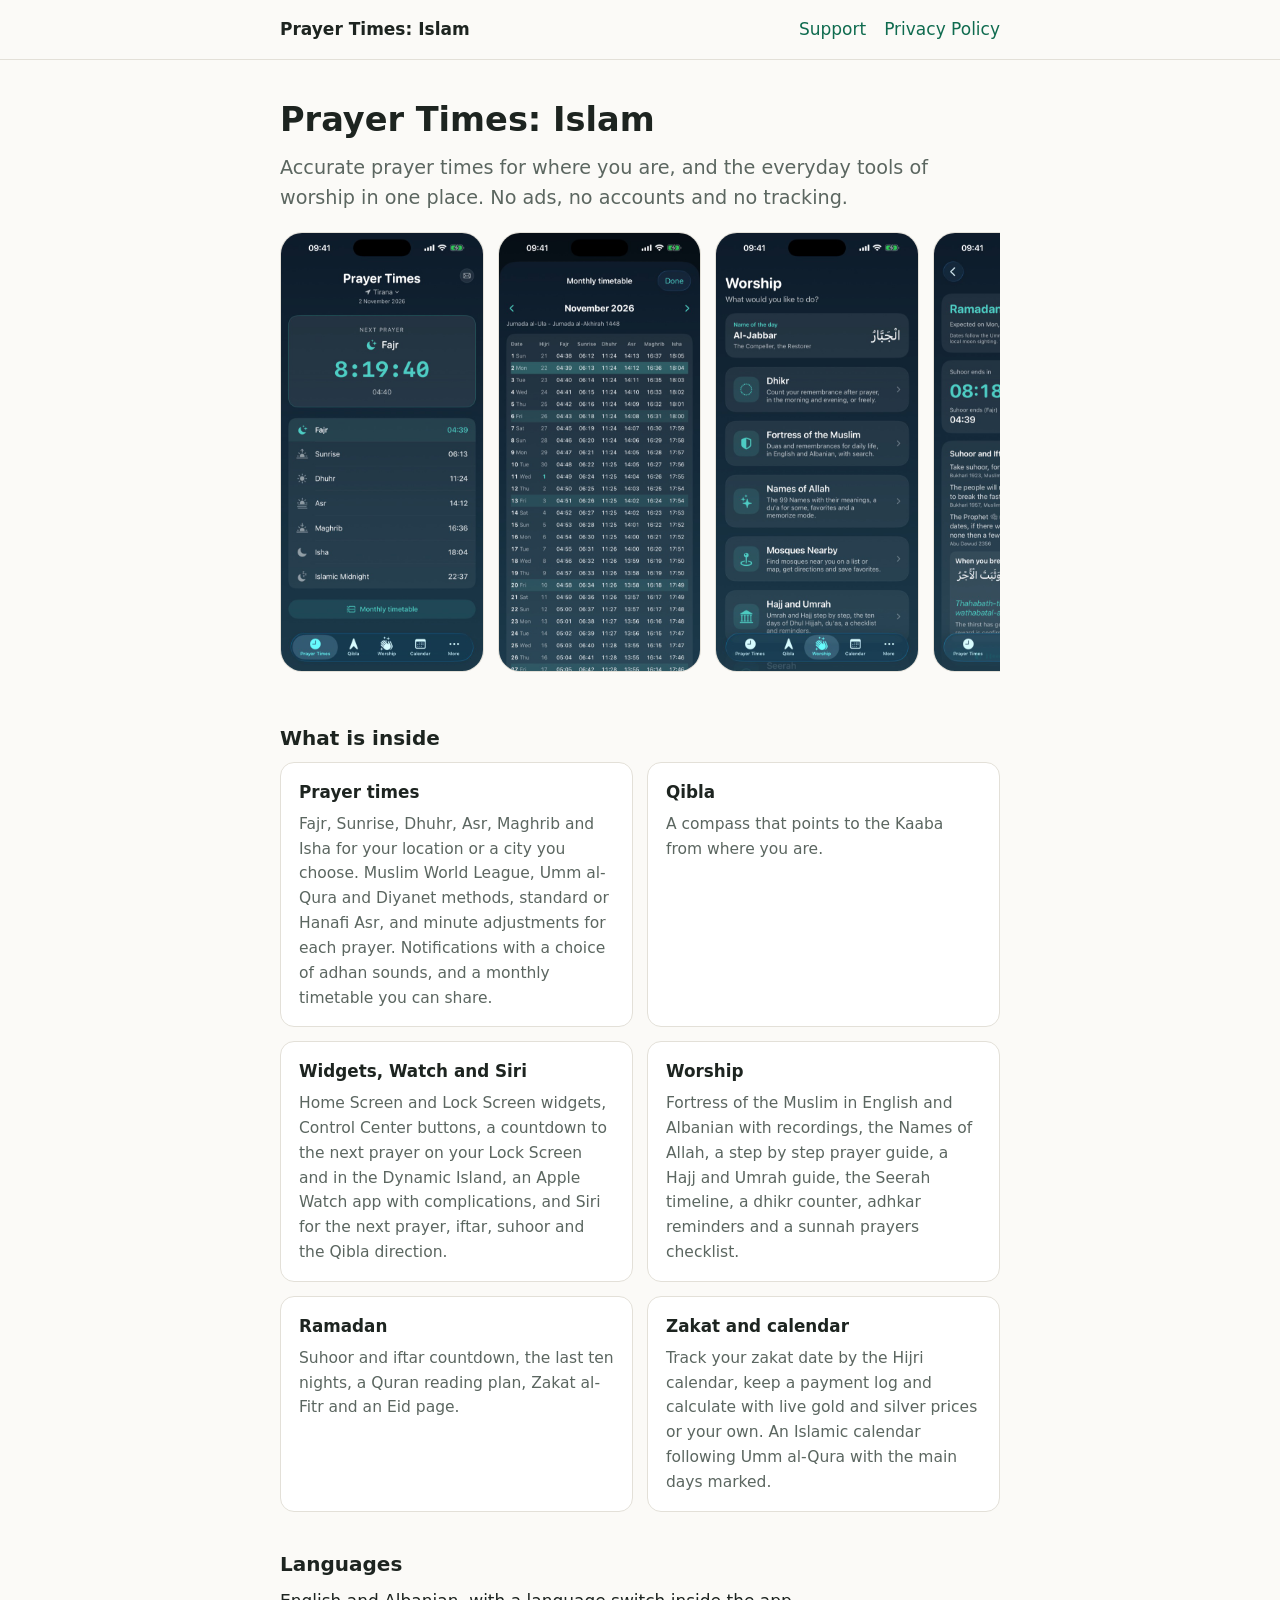
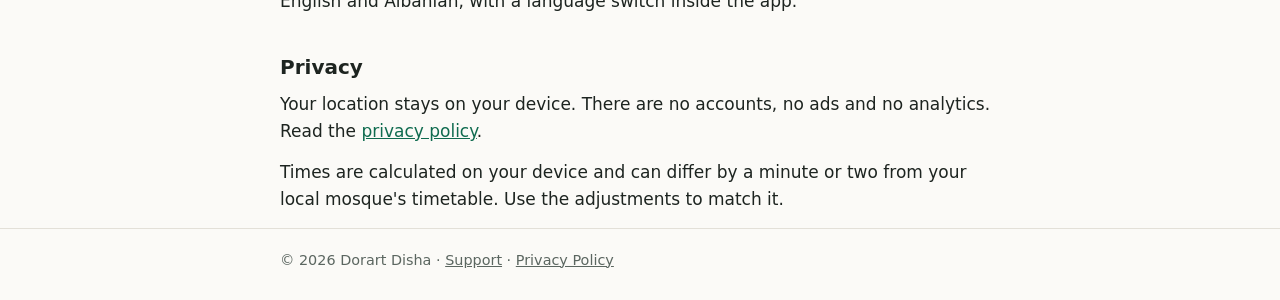
<file: index.html>
<!DOCTYPE html>
<html lang="en">
<head>
<meta charset="utf-8">
<meta name="viewport" content="width=device-width, initial-scale=1">
<title>Prayer Times: Islam</title>
<meta name="description" content="Accurate prayer times, Qibla compass, widgets, Apple Watch app and everyday worship tools. No ads, no accounts, no tracking.">
<link rel="stylesheet" href="style.css">
</head>
<body>
<header class="site"><div class="wrap">
  <a class="brand" href="index.html">Prayer Times: Islam</a>
  <nav><a href="support.html">Support</a><a href="privacy.html">Privacy Policy</a></nav>
</div></header>

<main class="wrap">
  <h1>Prayer Times: Islam</h1>
  <p class="lead">Accurate prayer times for where you are, and the everyday tools of worship in one place. No ads, no accounts and no tracking.</p>
  <!-- When the app is live, add its App Store link here. -->

  <div class="shots" aria-label="App screenshots">
    <img src="img/01-prayer.jpg" alt="Prayer times for the day with a countdown to the next prayer" loading="lazy">
    <img src="img/02-timetable.jpg" alt="Monthly prayer timetable" loading="lazy">
    <img src="img/03-worship.jpg" alt="Worship section" loading="lazy">
    <img src="img/04-ramadan.jpg" alt="Ramadan suhoor and iftar countdown" loading="lazy">
    <img src="img/05-fortress.jpg" alt="Fortress of the Muslim" loading="lazy">
    <img src="img/06-names.jpg" alt="Names of Allah" loading="lazy">
    <img src="img/07-guide.jpg" alt="Prayer guide" loading="lazy">
    <img src="img/08-hajj.jpg" alt="Hajj and Umrah guide" loading="lazy">
    <img src="img/09-zakat.jpg" alt="Zakat calculator" loading="lazy">
    <img src="img/10-calendar.jpg" alt="Islamic Hijri calendar" loading="lazy">
  </div>

  <h2>What is inside</h2>
  <div class="features">
    <div class="card"><h3>Prayer times</h3><p>Fajr, Sunrise, Dhuhr, Asr, Maghrib and Isha for your location or a city you choose. Muslim World League, Umm al-Qura and Diyanet methods, standard or Hanafi Asr, and minute adjustments for each prayer. Notifications with a choice of adhan sounds, and a monthly timetable you can share.</p></div>
    <div class="card"><h3>Qibla</h3><p>A compass that points to the Kaaba from where you are.</p></div>
    <div class="card"><h3>Widgets, Watch and Siri</h3><p>Home Screen and Lock Screen widgets, Control Center buttons, a countdown to the next prayer on your Lock Screen and in the Dynamic Island, an Apple Watch app with complications, and Siri for the next prayer, iftar, suhoor and the Qibla direction.</p></div>
    <div class="card"><h3>Worship</h3><p>Fortress of the Muslim in English and Albanian with recordings, the Names of Allah, a step by step prayer guide, a Hajj and Umrah guide, the Seerah timeline, a dhikr counter, adhkar reminders and a sunnah prayers checklist.</p></div>
    <div class="card"><h3>Ramadan</h3><p>Suhoor and iftar countdown, the last ten nights, a Quran reading plan, Zakat al-Fitr and an Eid page.</p></div>
    <div class="card"><h3>Zakat and calendar</h3><p>Track your zakat date by the Hijri calendar, keep a payment log and calculate with live gold and silver prices or your own. An Islamic calendar following Umm al-Qura with the main days marked.</p></div>
  </div>

  <h2>Languages</h2>
  <p>English and Albanian, with a language switch inside the app.</p>

  <h2>Privacy</h2>
  <p>Your location stays on your device. There are no accounts, no ads and no analytics. Read the <a href="privacy.html">privacy policy</a>.</p>

  <p>Times are calculated on your device and can differ by a minute or two from your local mosque's timetable. Use the adjustments to match it.</p>
</main>

<footer class="site"><div class="wrap">
  &copy; 2026 Dorart Disha &middot; <a href="support.html">Support</a> &middot; <a href="privacy.html">Privacy Policy</a>
</div></footer>
</body>
</html>
</file>
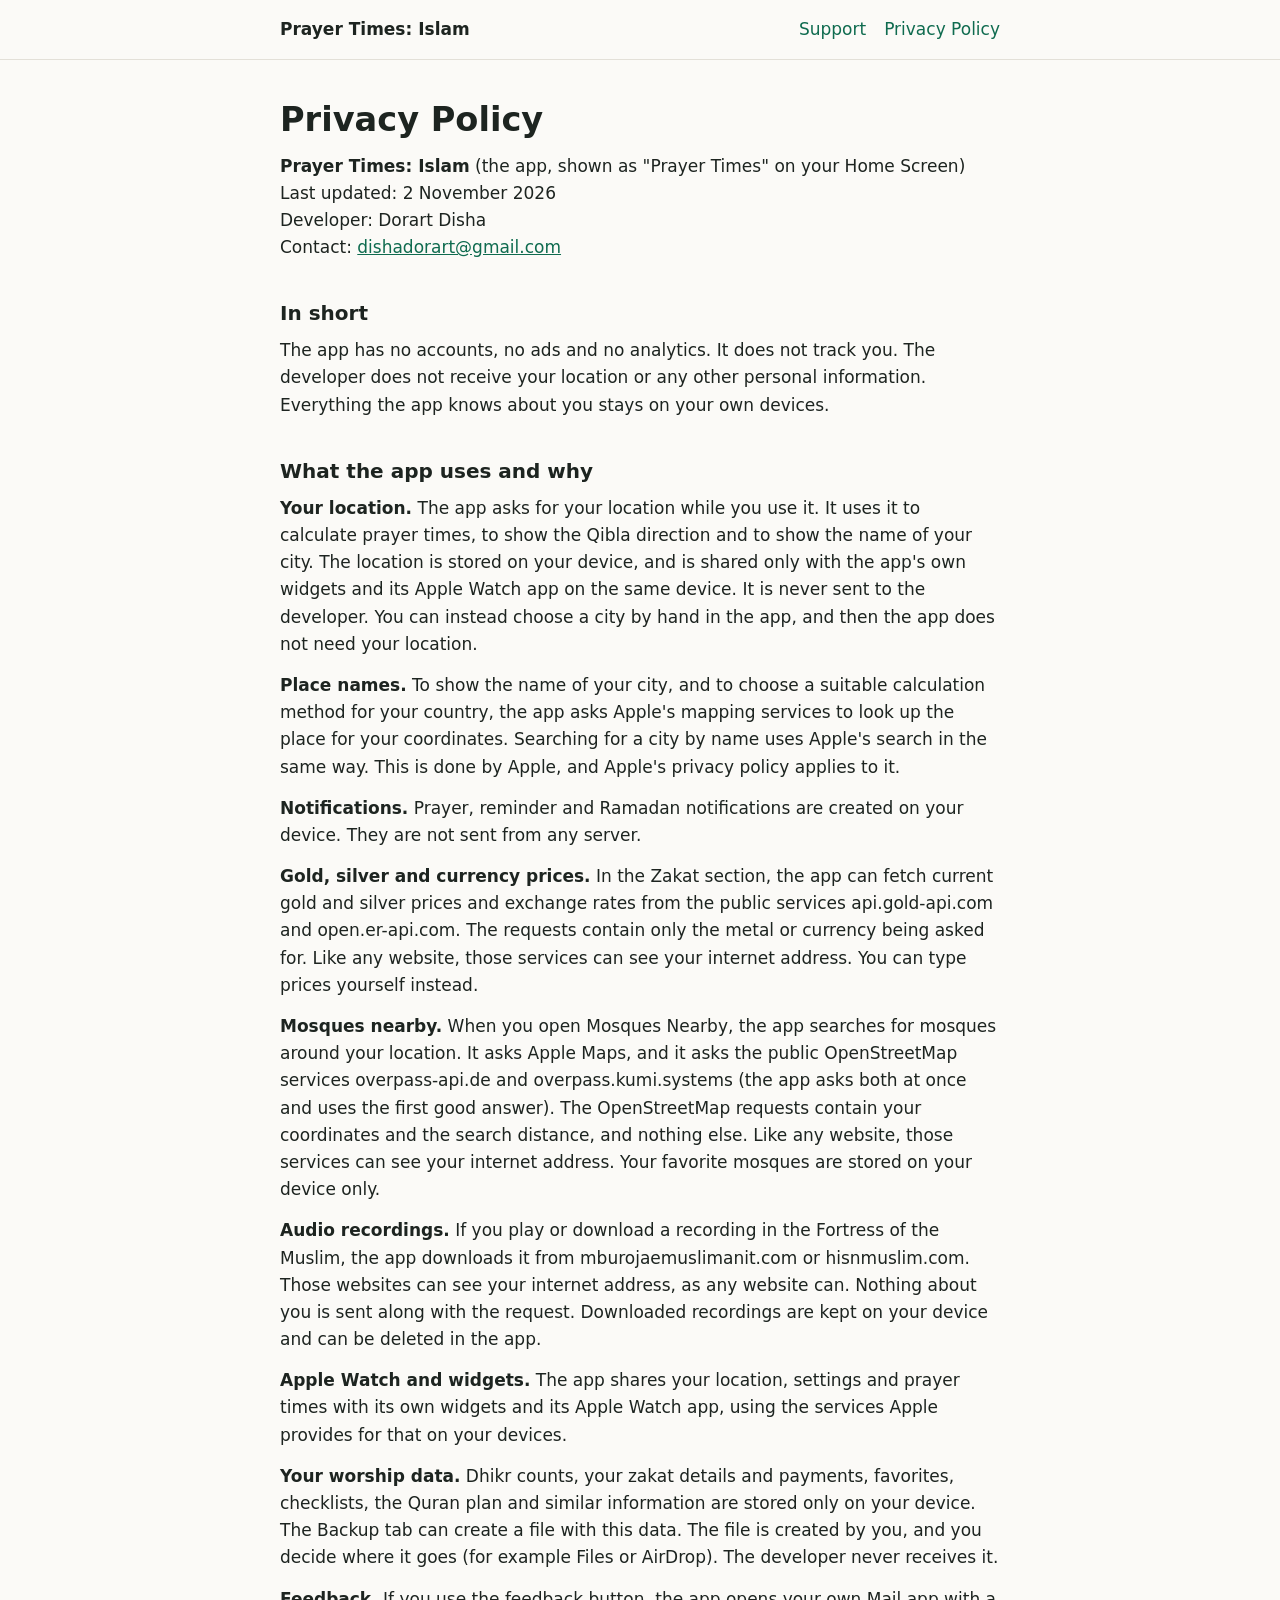
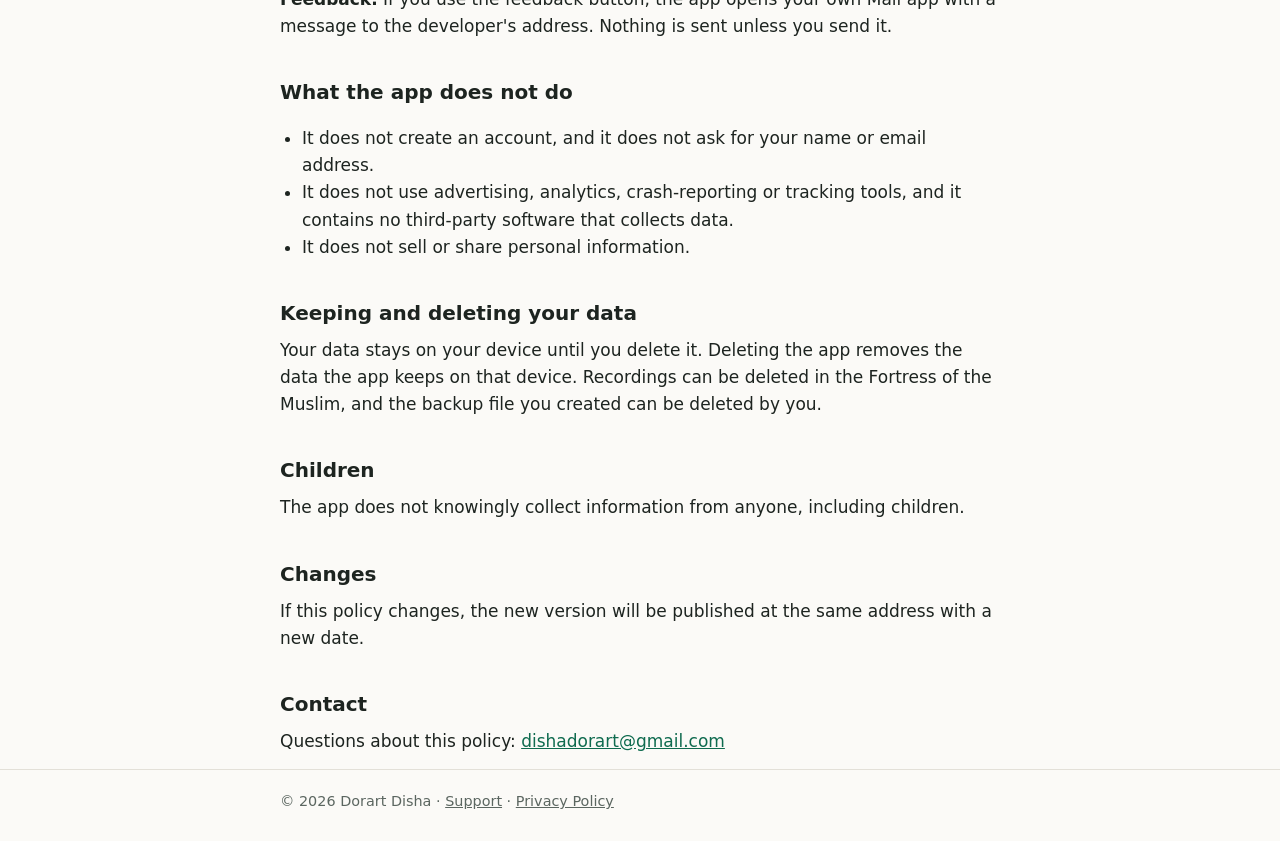
<file: privacy.html>
<!DOCTYPE html>
<html lang="en">
<head>
<meta charset="utf-8">
<meta name="viewport" content="width=device-width, initial-scale=1">
<title>Privacy Policy - Prayer Times: Islam</title>
<meta name="description" content="Privacy policy for Prayer Times: Islam.">
<link rel="stylesheet" href="style.css">
</head>
<body>
<header class="site"><div class="wrap">
  <a class="brand" href="index.html">Prayer Times: Islam</a>
  <nav><a href="support.html">Support</a><a href="privacy.html">Privacy Policy</a></nav>
</div></header>

<main class="wrap">
<h1>Privacy Policy</h1>
<p><strong>Prayer Times: Islam</strong> (the app, shown as "Prayer Times" on your Home Screen)<br>
Last updated: 2 November 2026<br>
Developer: Dorart Disha<br>
Contact: <a href="mailto:dishadorart@gmail.com">dishadorart@gmail.com</a></p>
<h2>In short</h2>
<p>The app has no accounts, no ads and no analytics. It does not track you. The developer does not receive your location or any other personal information. Everything the app knows about you stays on your own devices.</p>
<h2>What the app uses and why</h2>
<p><strong>Your location.</strong> The app asks for your location while you use it. It uses it to calculate prayer times, to show the Qibla direction and to show the name of your city. The location is stored on your device, and is shared only with the app's own widgets and its Apple Watch app on the same device. It is never sent to the developer. You can instead choose a city by hand in the app, and then the app does not need your location.</p>
<p><strong>Place names.</strong> To show the name of your city, and to choose a suitable calculation method for your country, the app asks Apple's mapping services to look up the place for your coordinates. Searching for a city by name uses Apple's search in the same way. This is done by Apple, and Apple's privacy policy applies to it.</p>
<p><strong>Notifications.</strong> Prayer, reminder and Ramadan notifications are created on your device. They are not sent from any server.</p>
<p><strong>Gold, silver and currency prices.</strong> In the Zakat section, the app can fetch current gold and silver prices and exchange rates from the public services api.gold-api.com and open.er-api.com. The requests contain only the metal or currency being asked for. Like any website, those services can see your internet address. You can type prices yourself instead.</p>
<p><strong>Mosques nearby.</strong> When you open Mosques Nearby, the app searches for mosques around your location. It asks Apple Maps, and it asks the public OpenStreetMap services overpass-api.de and overpass.kumi.systems (the app asks both at once and uses the first good answer). The OpenStreetMap requests contain your coordinates and the search distance, and nothing else. Like any website, those services can see your internet address. Your favorite mosques are stored on your device only.</p>
<p><strong>Audio recordings.</strong> If you play or download a recording in the Fortress of the Muslim, the app downloads it from mburojaemuslimanit.com or hisnmuslim.com. Those websites can see your internet address, as any website can. Nothing about you is sent along with the request. Downloaded recordings are kept on your device and can be deleted in the app.</p>
<p><strong>Apple Watch and widgets.</strong> The app shares your location, settings and prayer times with its own widgets and its Apple Watch app, using the services Apple provides for that on your devices.</p>
<p><strong>Your worship data.</strong> Dhikr counts, your zakat details and payments, favorites, checklists, the Quran plan and similar information are stored only on your device. The Backup tab can create a file with this data. The file is created by you, and you decide where it goes (for example Files or AirDrop). The developer never receives it.</p>
<p><strong>Feedback.</strong> If you use the feedback button, the app opens your own Mail app with a message to the developer's address. Nothing is sent unless you send it.</p>
<h2>What the app does not do</h2>
<ul class="policy">
<li>It does not create an account, and it does not ask for your name or email address.</li>
<li>It does not use advertising, analytics, crash-reporting or tracking tools, and it contains no third-party software that collects data.</li>
<li>It does not sell or share personal information.</li>
</ul>
<h2>Keeping and deleting your data</h2>
<p>Your data stays on your device until you delete it. Deleting the app removes the data the app keeps on that device. Recordings can be deleted in the Fortress of the Muslim, and the backup file you created can be deleted by you.</p>
<h2>Children</h2>
<p>The app does not knowingly collect information from anyone, including children.</p>
<h2>Changes</h2>
<p>If this policy changes, the new version will be published at the same address with a new date.</p>
<h2>Contact</h2>
<p>Questions about this policy: <a href="mailto:dishadorart@gmail.com">dishadorart@gmail.com</a></p>
</main>

<footer class="site"><div class="wrap">
  &copy; 2026 Dorart Disha &middot; <a href="support.html">Support</a> &middot; <a href="privacy.html">Privacy Policy</a>
</div></footer>
</body>
</html>
</file>
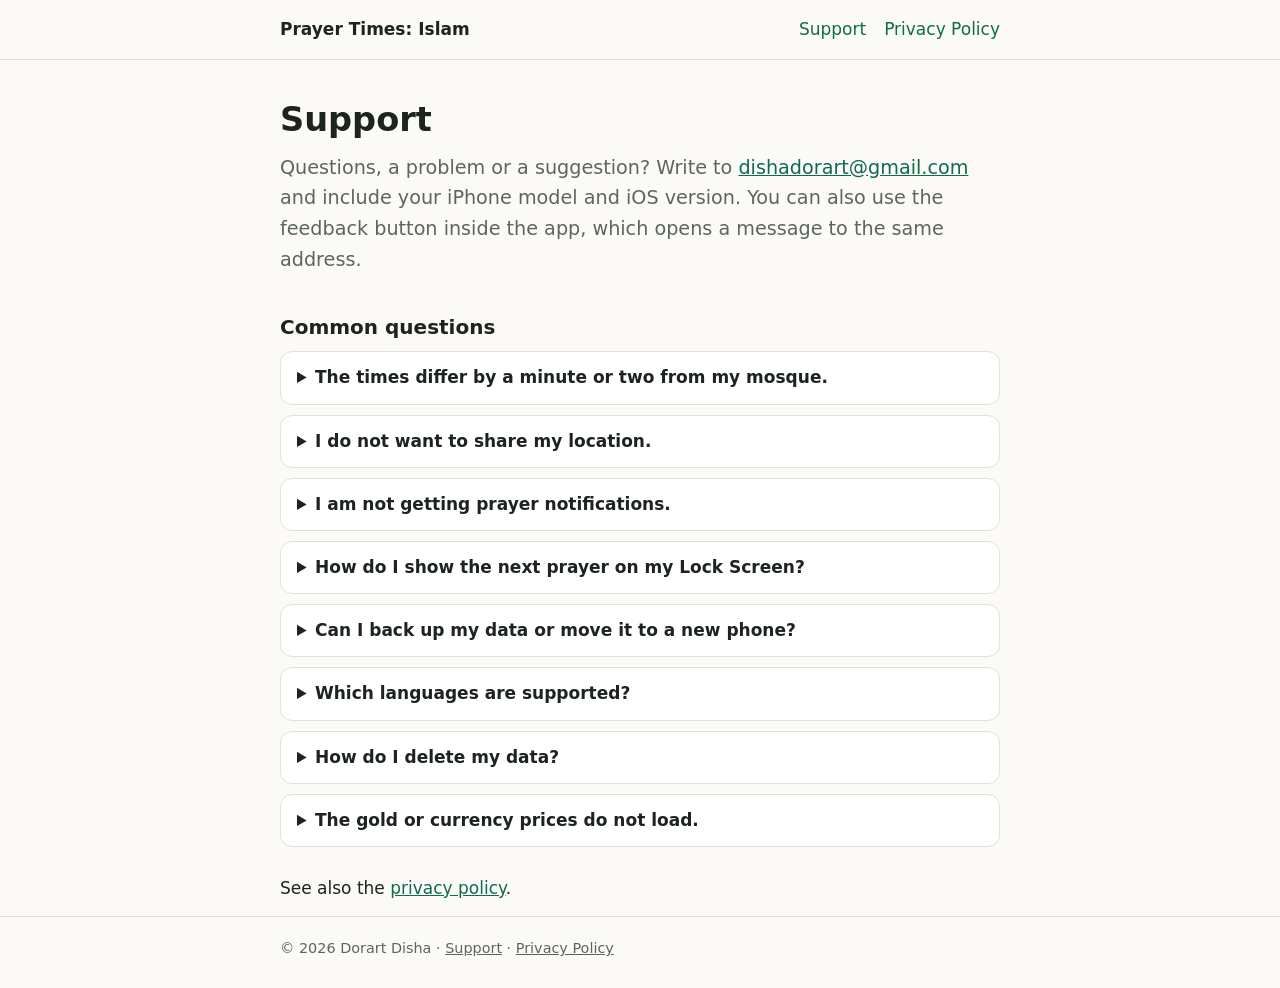
<file: support.html>
<!DOCTYPE html>
<html lang="en">
<head>
<meta charset="utf-8">
<meta name="viewport" content="width=device-width, initial-scale=1">
<title>Support - Prayer Times: Islam</title>
<meta name="description" content="Help and contact for Prayer Times: Islam.">
<link rel="stylesheet" href="style.css">
</head>
<body>
<header class="site"><div class="wrap">
  <a class="brand" href="index.html">Prayer Times: Islam</a>
  <nav><a href="support.html">Support</a><a href="privacy.html">Privacy Policy</a></nav>
</div></header>

<main class="wrap">
  <h1>Support</h1>
  <p class="lead">Questions, a problem or a suggestion? Write to <a href="mailto:dishadorart@gmail.com">dishadorart@gmail.com</a> and include your iPhone model and iOS version. You can also use the feedback button inside the app, which opens a message to the same address.</p>

  <h2>Common questions</h2>

  <details>
    <summary>The times differ by a minute or two from my mosque.</summary>
    <p>Times are calculated on your device, so they can differ slightly from a local timetable. Use the minute adjustments for each prayer to match your mosque. You can also change the calculation method and choose standard or Hanafi Asr. The method is chosen automatically for your country, and you can change it.</p>
  </details>

  <details>
    <summary>I do not want to share my location.</summary>
    <p>You do not have to. Tap the city name on the Prayer Times tab and search for your city, and the app works without your location. When you do allow location, it is used only while you use the app, it stays on your device, and the developer never receives it.</p>
  </details>

  <details>
    <summary>I am not getting prayer notifications.</summary>
    <p>Check that notifications are allowed for the app in iPhone Settings, under Notifications. Prayer and reminder notifications are created on your device, so they do not need an internet connection. You can choose the adhan sound in the app.</p>
  </details>

  <details>
    <summary>How do I show the next prayer on my Lock Screen?</summary>
    <p>Switch on "Next prayer on the lock screen" in the Adjustments tab, under More. You can also add the app's Home Screen and Lock Screen widgets, and the Apple Watch app and complications, from the usual places on your devices.</p>
  </details>

  <details>
    <summary>Can I back up my data or move it to a new phone?</summary>
    <p>Yes. The Backup tab creates a file with your dhikr counts, zakat details, favorites, checklists and similar information. You decide where the file goes, for example Files or AirDrop. The developer never receives it.</p>
  </details>

  <details>
    <summary>Which languages are supported?</summary>
    <p>English and Albanian. There is a language switch inside the app.</p>
  </details>

  <details>
    <summary>How do I delete my data?</summary>
    <p>Your data stays on your device. Deleting the app removes the data it keeps on that device. Downloaded recordings can be deleted in the Fortress of the Muslim, and any backup file you created can be deleted by you.</p>
  </details>

  <details>
    <summary>The gold or currency prices do not load.</summary>
    <p>The Zakat calculator fetches prices from public services, so it needs an internet connection. If they do not load, you can type the prices yourself and the calculator works the same way.</p>
  </details>

  <p style="margin-top:28px">See also the <a href="privacy.html">privacy policy</a>.</p>
</main>

<footer class="site"><div class="wrap">
  &copy; 2026 Dorart Disha &middot; <a href="support.html">Support</a> &middot; <a href="privacy.html">Privacy Policy</a>
</div></footer>
</body>
</html>
</file>
<file: style.css>
:root {
  --bg: #fbfaf7;
  --fg: #1d2420;
  --muted: #5b6660;
  --accent: #0f6b4f;
  --card: #ffffff;
  --line: #e3e0d8;
}
@media (prefers-color-scheme: dark) {
  :root {
    --bg: #121714;
    --fg: #e8ece9;
    --muted: #9aa6a0;
    --accent: #4fc79d;
    --card: #1a211d;
    --line: #2a332e;
  }
}
* { box-sizing: border-box; }
body {
  margin: 0;
  background: var(--bg);
  color: var(--fg);
  font: 17px/1.6 system-ui, -apple-system, "Segoe UI", Roboto, sans-serif;
}
a { color: var(--accent); }
.wrap { max-width: 760px; margin: 0 auto; padding: 0 20px; }
header.site { border-bottom: 1px solid var(--line); }
header.site .wrap {
  display: flex; flex-wrap: wrap; align-items: center;
  justify-content: space-between; gap: 8px 24px; padding-top: 16px; padding-bottom: 16px;
}
header.site .brand { font-weight: 700; color: var(--fg); text-decoration: none; }
header.site nav a { margin-left: 18px; text-decoration: none; }
header.site nav a:first-child { margin-left: 0; }
main { padding-bottom: 56px; }
h1 { font-size: 2.1rem; line-height: 1.2; margin: 40px 0 12px; }
h2 { font-size: 1.25rem; margin: 36px 0 8px; }
p { margin: 0 0 14px; }
.lead { font-size: 1.2rem; color: var(--muted); }
.features { display: grid; grid-template-columns: repeat(auto-fit, minmax(300px, 1fr)); gap: 14px; margin-top: 8px; }
.card { background: var(--card); border: 1px solid var(--line); border-radius: 14px; padding: 16px 18px; }
.card h3 { margin: 0 0 6px; font-size: 1.05rem; }
.card p { margin: 0; color: var(--muted); font-size: 0.97rem; }
.shots {
  display: flex; gap: 14px; overflow-x: auto; padding: 4px 0 14px;
  scroll-snap-type: x proximity; -webkit-overflow-scrolling: touch;
}
.shots img {
  height: 440px; width: auto; flex: none; scroll-snap-align: start;
  border-radius: 22px; border: 1px solid var(--line);
}
details { background: var(--card); border: 1px solid var(--line); border-radius: 12px; padding: 12px 16px; margin-bottom: 10px; }
summary { cursor: pointer; font-weight: 600; }
details p { margin: 10px 0 2px; color: var(--muted); }
ul.policy { padding-left: 22px; }
footer.site { border-top: 1px solid var(--line); color: var(--muted); font-size: 0.9rem; }
footer.site .wrap { padding-top: 20px; padding-bottom: 28px; }
footer.site a { color: var(--muted); }
</file>
